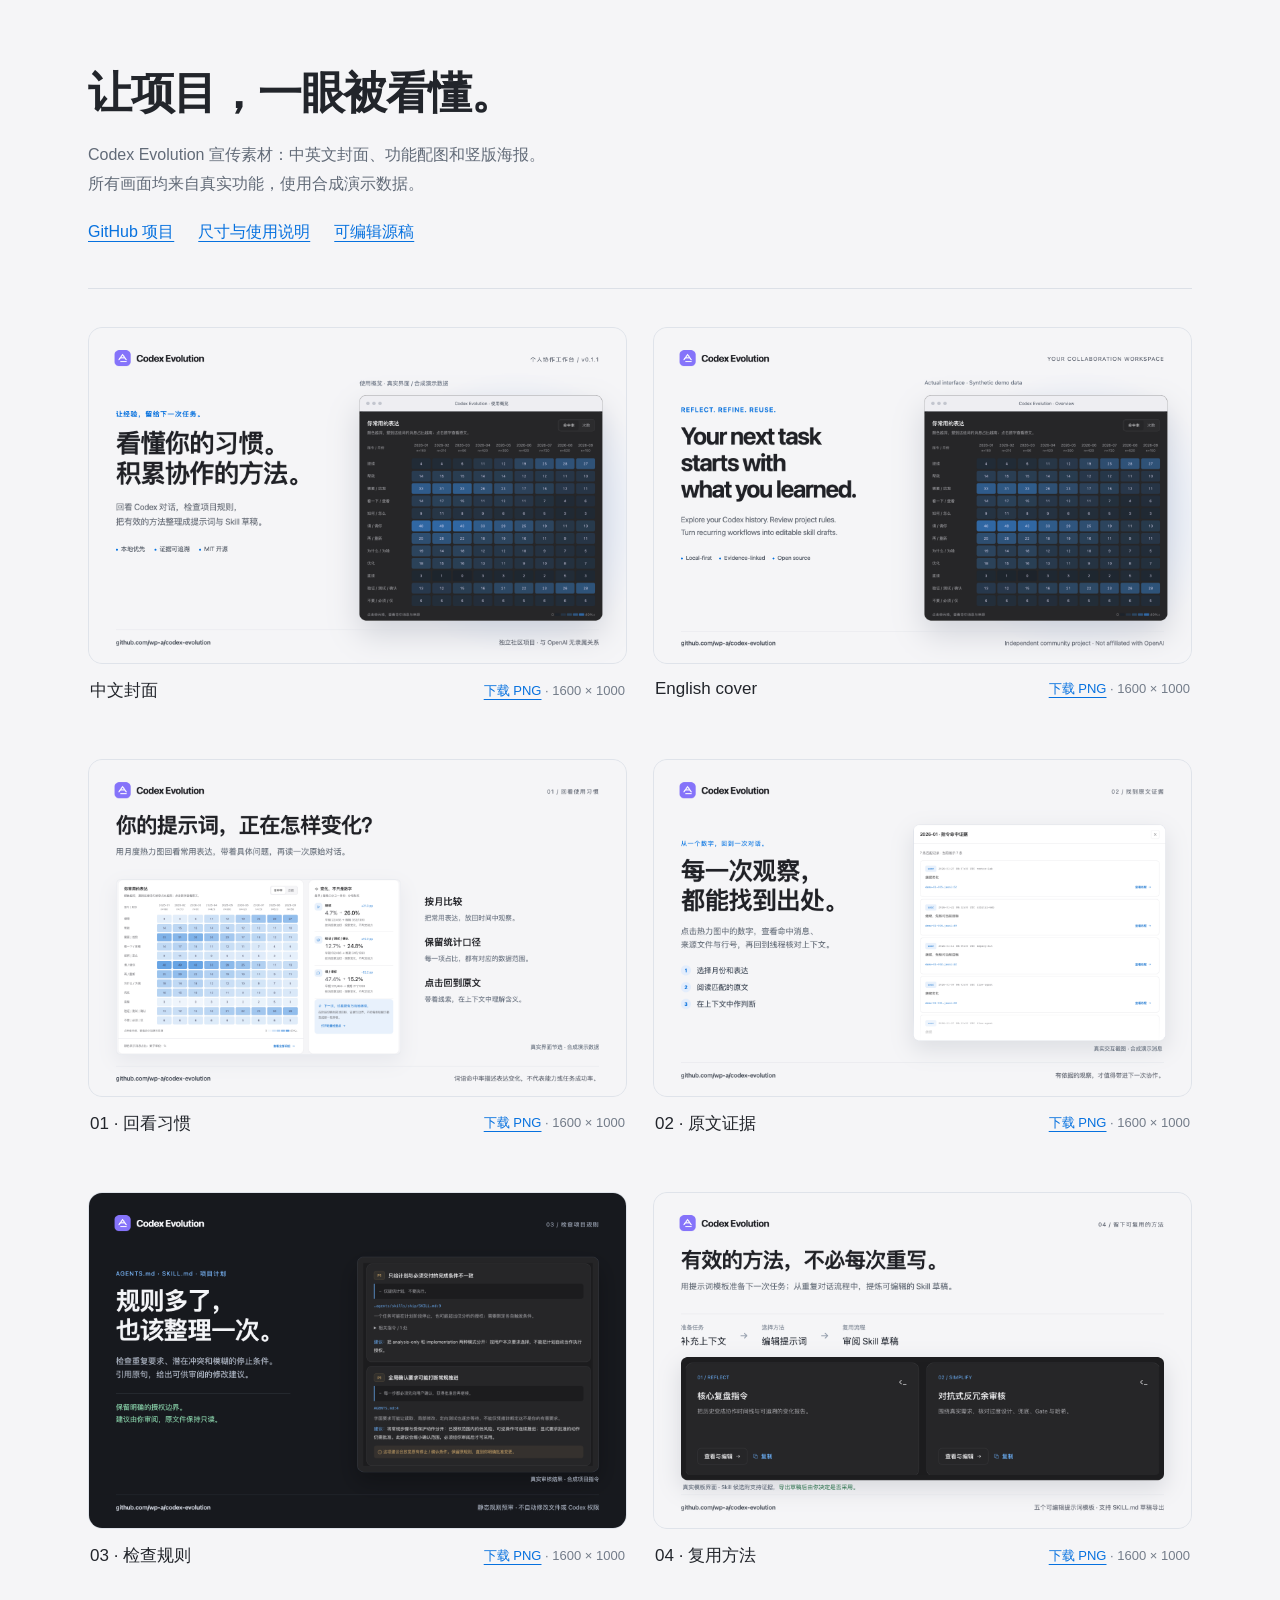
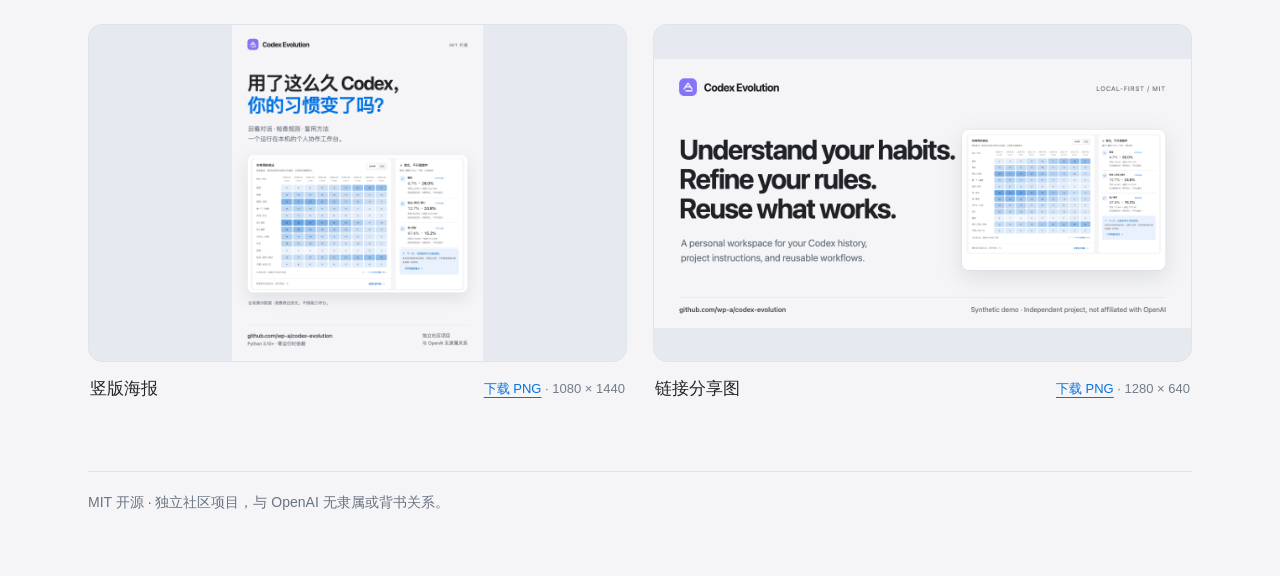
<file: docs/marketing/index.html>
<!doctype html>
<html lang="zh-CN">
<head><meta charset="utf-8"><meta name="viewport" content="width=device-width, initial-scale=1"><title>Codex Evolution · 宣传素材</title>
<style>
*{box-sizing:border-box}body{margin:0;background:#f5f5f7;color:#22252b;font-family:-apple-system,BlinkMacSystemFont,"PingFang SC",sans-serif}main{max-width:1160px;padding:64px 28px;margin:auto}header{padding-bottom:45px;border-bottom:1px solid #dce0e7;margin-bottom:38px}h1{font-size:44px;letter-spacing:-1.5px;margin:0 0 18px}p{color:#626b78;line-height:1.8;margin:12px 0}a{color:#0671df;text-underline-offset:4px}nav{display:flex;gap:24px;flex-wrap:wrap;margin-top:23px}.gallery{display:grid;grid-template-columns:1fr 1fr;gap:42px 26px}figure{margin:0}figure>a{display:block;background:#e6e9ef;border-radius:14px;overflow:hidden;border:1px solid #dfe3ea}img{display:block;width:100%;aspect-ratio:1.6;object-fit:contain}figcaption{padding:15px 2px;font-size:17px;display:flex;justify-content:space-between;align-items:center}figcaption small{color:#737c89;font-size:13px}footer{margin-top:56px;border-top:1px solid #dce0e7;padding-top:22px;font-size:14px;color:#697380}@media(max-width:720px){main{padding:36px 20px}.gallery{grid-template-columns:1fr}h1{font-size:34px}}
</style></head>
<body><main><header><h1>让项目，一眼被看懂。</h1><p>Codex Evolution 宣传素材：中英文封面、功能配图和竖版海报。<br>所有画面均来自真实功能，使用合成演示数据。</p><nav><a href="https://github.com/wp-a/codex-evolution">GitHub 项目</a><a href="README.md">尺寸与使用说明</a><a href="source.html">可编辑源稿</a></nav></header>
<div class="gallery">
<figure><a href="cover-zh.png"><img src="cover-zh.png" alt="中文项目封面"></a><figcaption>中文封面 <small><a href="cover-zh.png" download>下载 PNG</a> · 1600 × 1000</small></figcaption></figure>
<figure><a href="cover-en.png"><img src="cover-en.png" alt="English project cover"></a><figcaption>English cover <small><a href="cover-en.png" download>下载 PNG</a> · 1600 × 1000</small></figcaption></figure>
<figure><a href="feature-overview.png"><img src="feature-overview.png" alt="按月回看使用习惯"></a><figcaption>01 · 回看习惯 <small><a href="feature-overview.png" download>下载 PNG</a> · 1600 × 1000</small></figcaption></figure>
<figure><a href="feature-evidence.png"><img src="feature-evidence.png" alt="找到原文证据"></a><figcaption>02 · 原文证据 <small><a href="feature-evidence.png" download>下载 PNG</a> · 1600 × 1000</small></figcaption></figure>
<figure><a href="feature-rules.png"><img src="feature-rules.png" alt="项目规则审查"></a><figcaption>03 · 检查规则 <small><a href="feature-rules.png" download>下载 PNG</a> · 1600 × 1000</small></figcaption></figure>
<figure><a href="feature-workflows.png"><img src="feature-workflows.png" alt="复用提示词和方法"></a><figcaption>04 · 复用方法 <small><a href="feature-workflows.png" download>下载 PNG</a> · 1600 × 1000</small></figcaption></figure>
<figure><a href="poster-zh.png"><img src="poster-zh.png" alt="竖版中文分享海报"></a><figcaption>竖版海报 <small><a href="poster-zh.png" download>下载 PNG</a> · 1080 × 1440</small></figcaption></figure>
<figure><a href="social-preview.png"><img src="social-preview.png" alt="链接分享预览图"></a><figcaption>链接分享图 <small><a href="social-preview.png" download>下载 PNG</a> · 1280 × 640</small></figcaption></figure>
</div><footer>MIT 开源 · 独立社区项目，与 OpenAI 无隶属或背书关系。</footer></main></body></html>
</file>
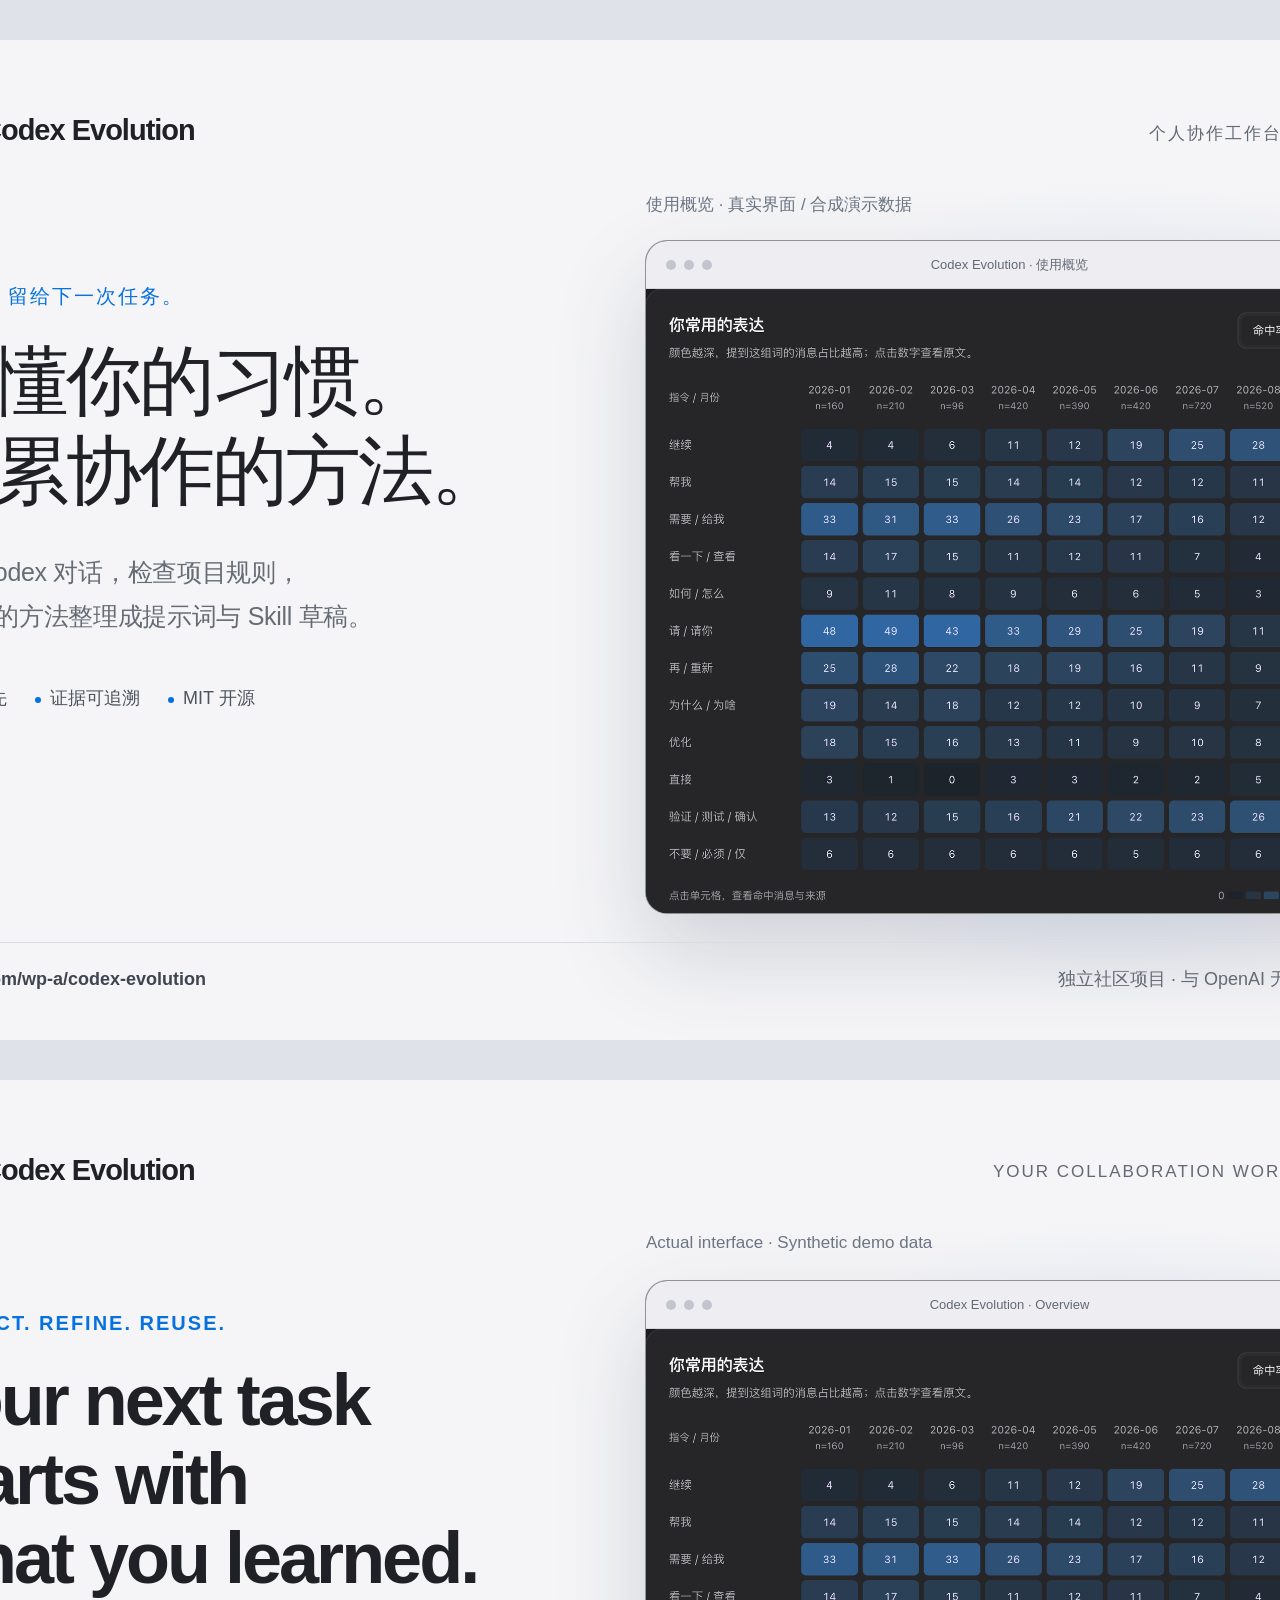
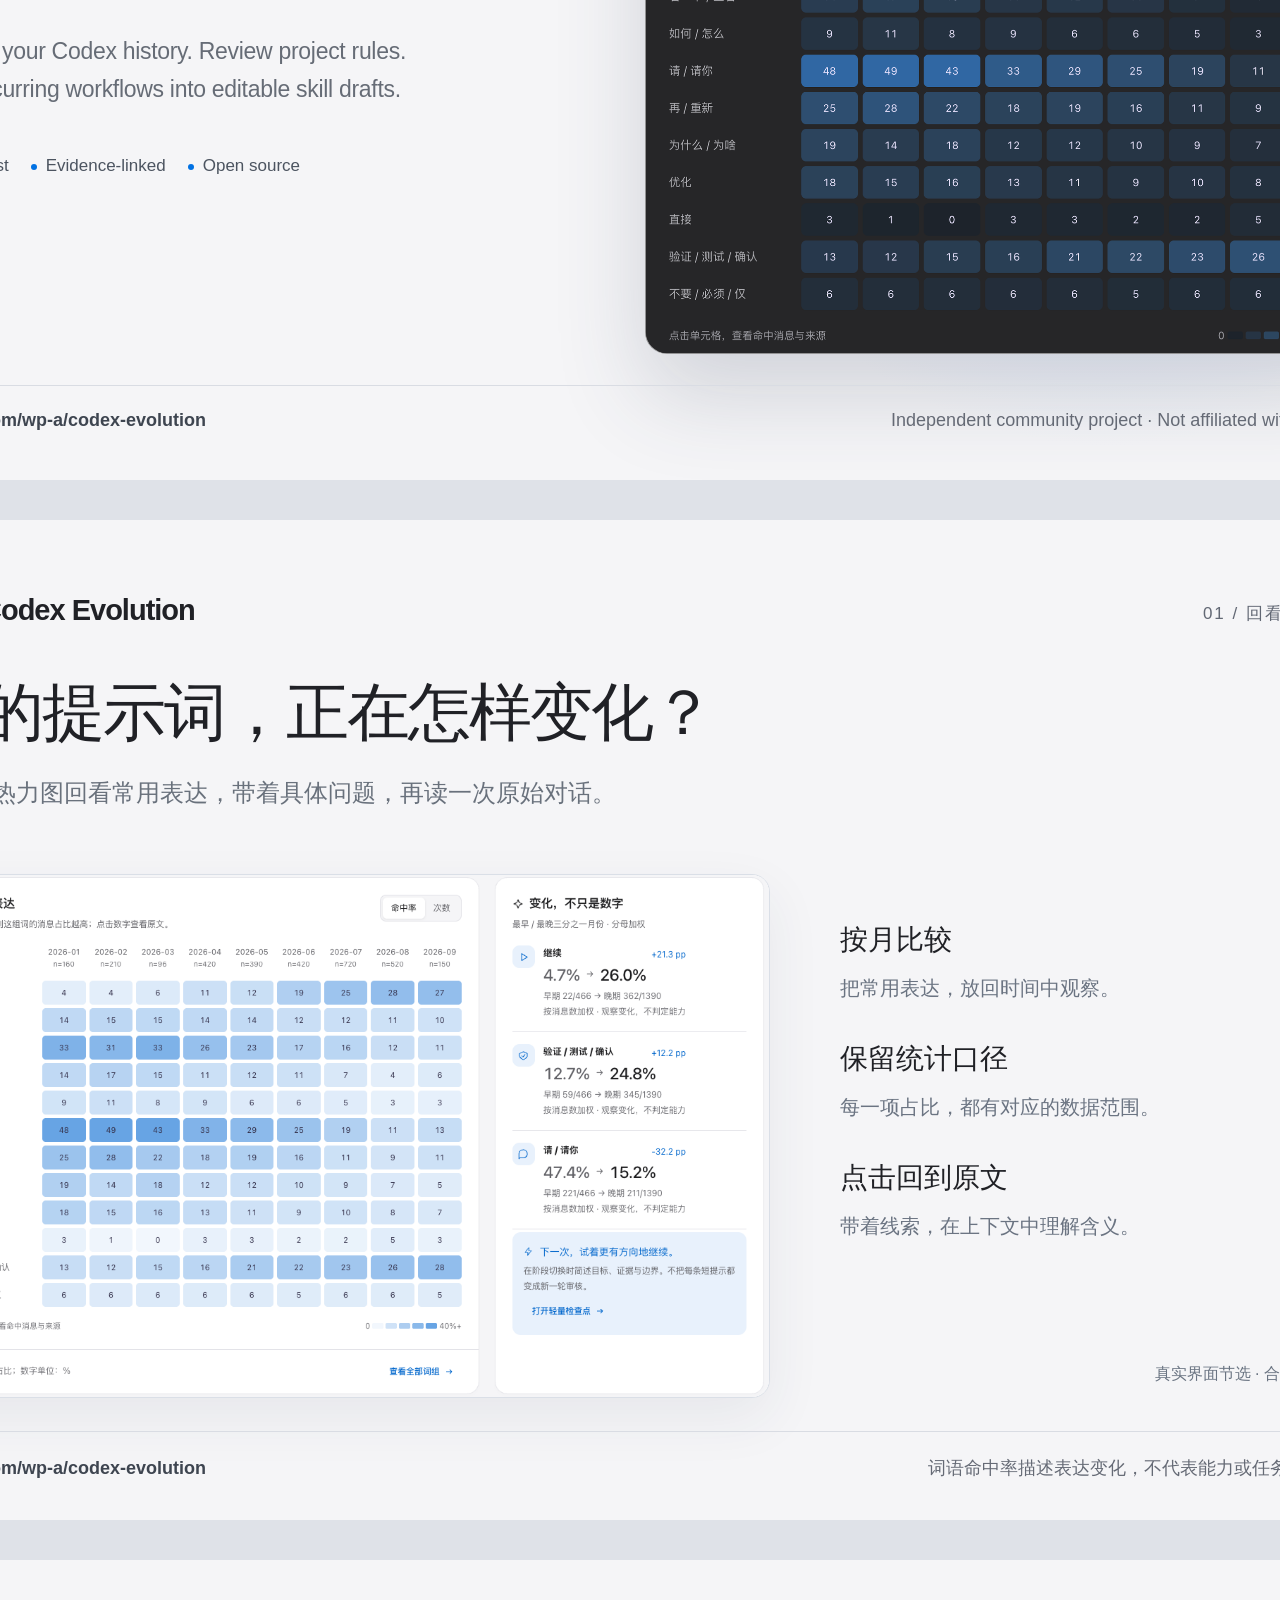
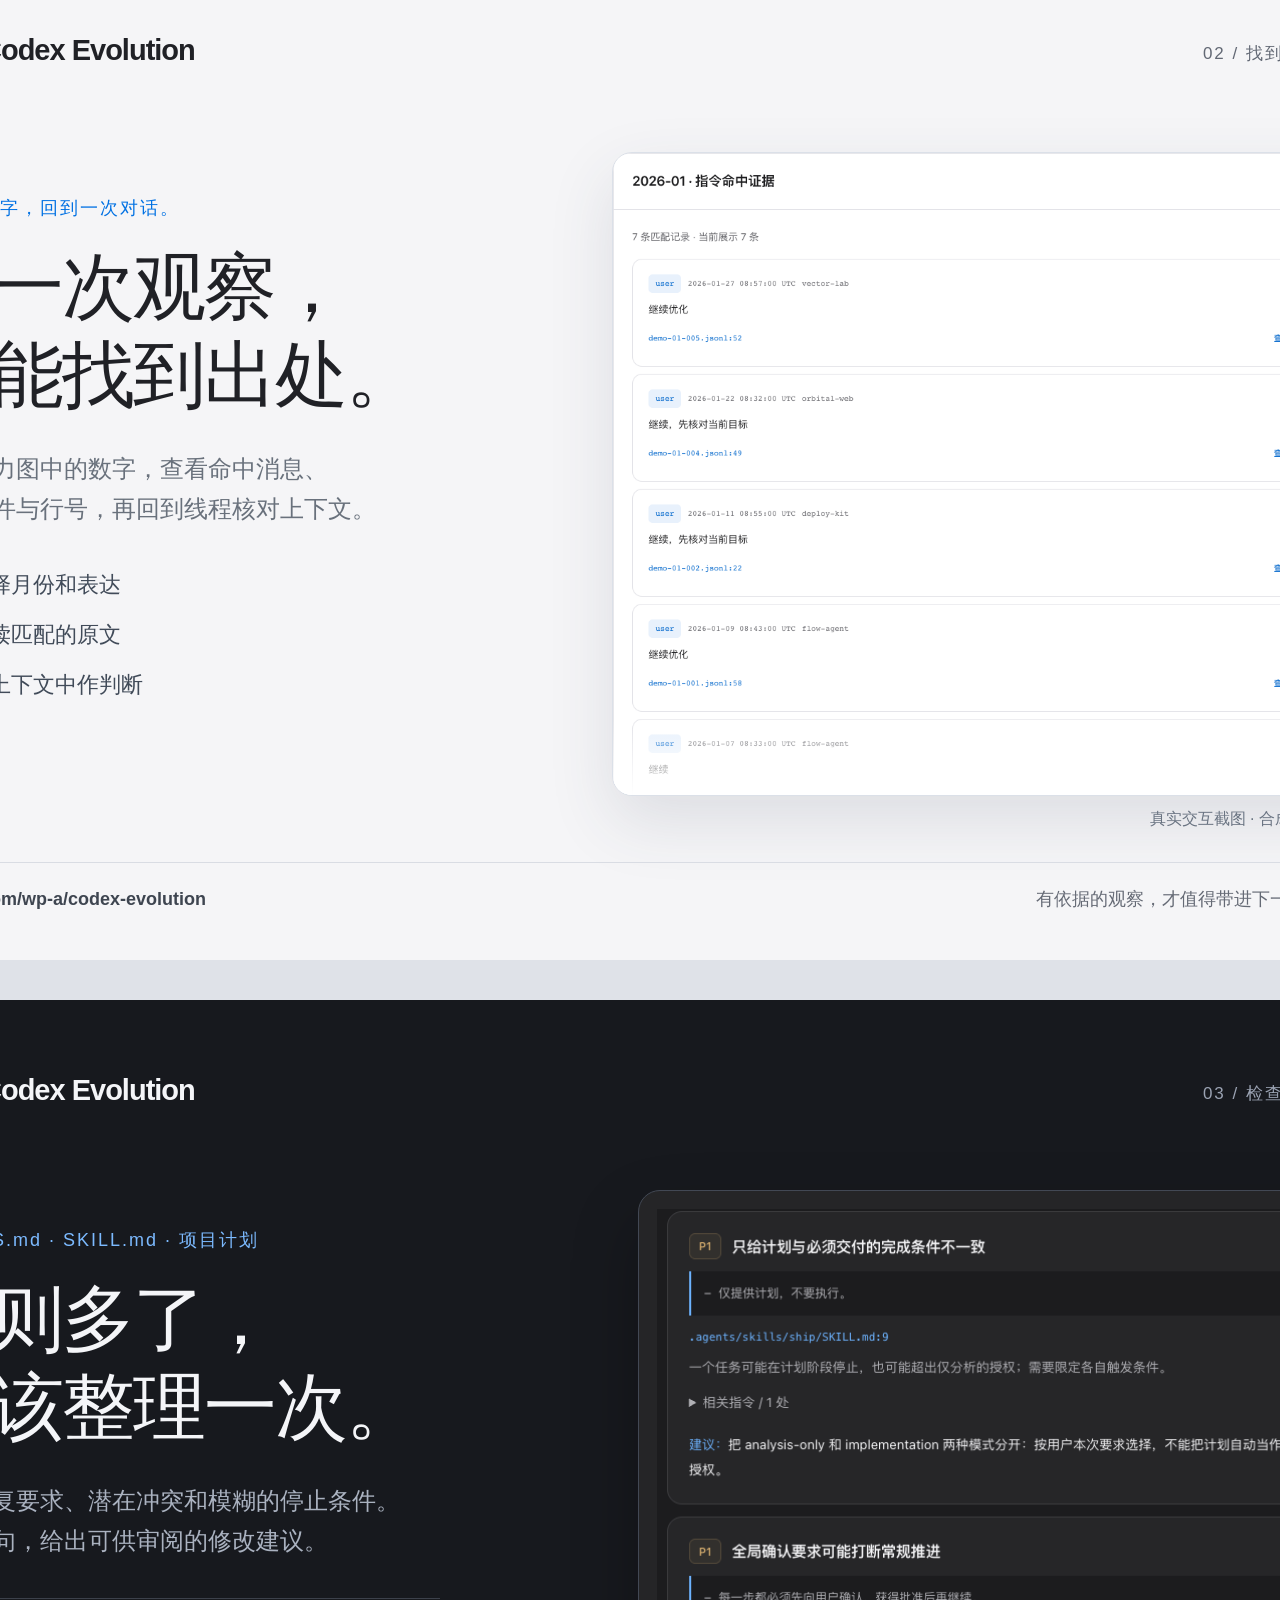
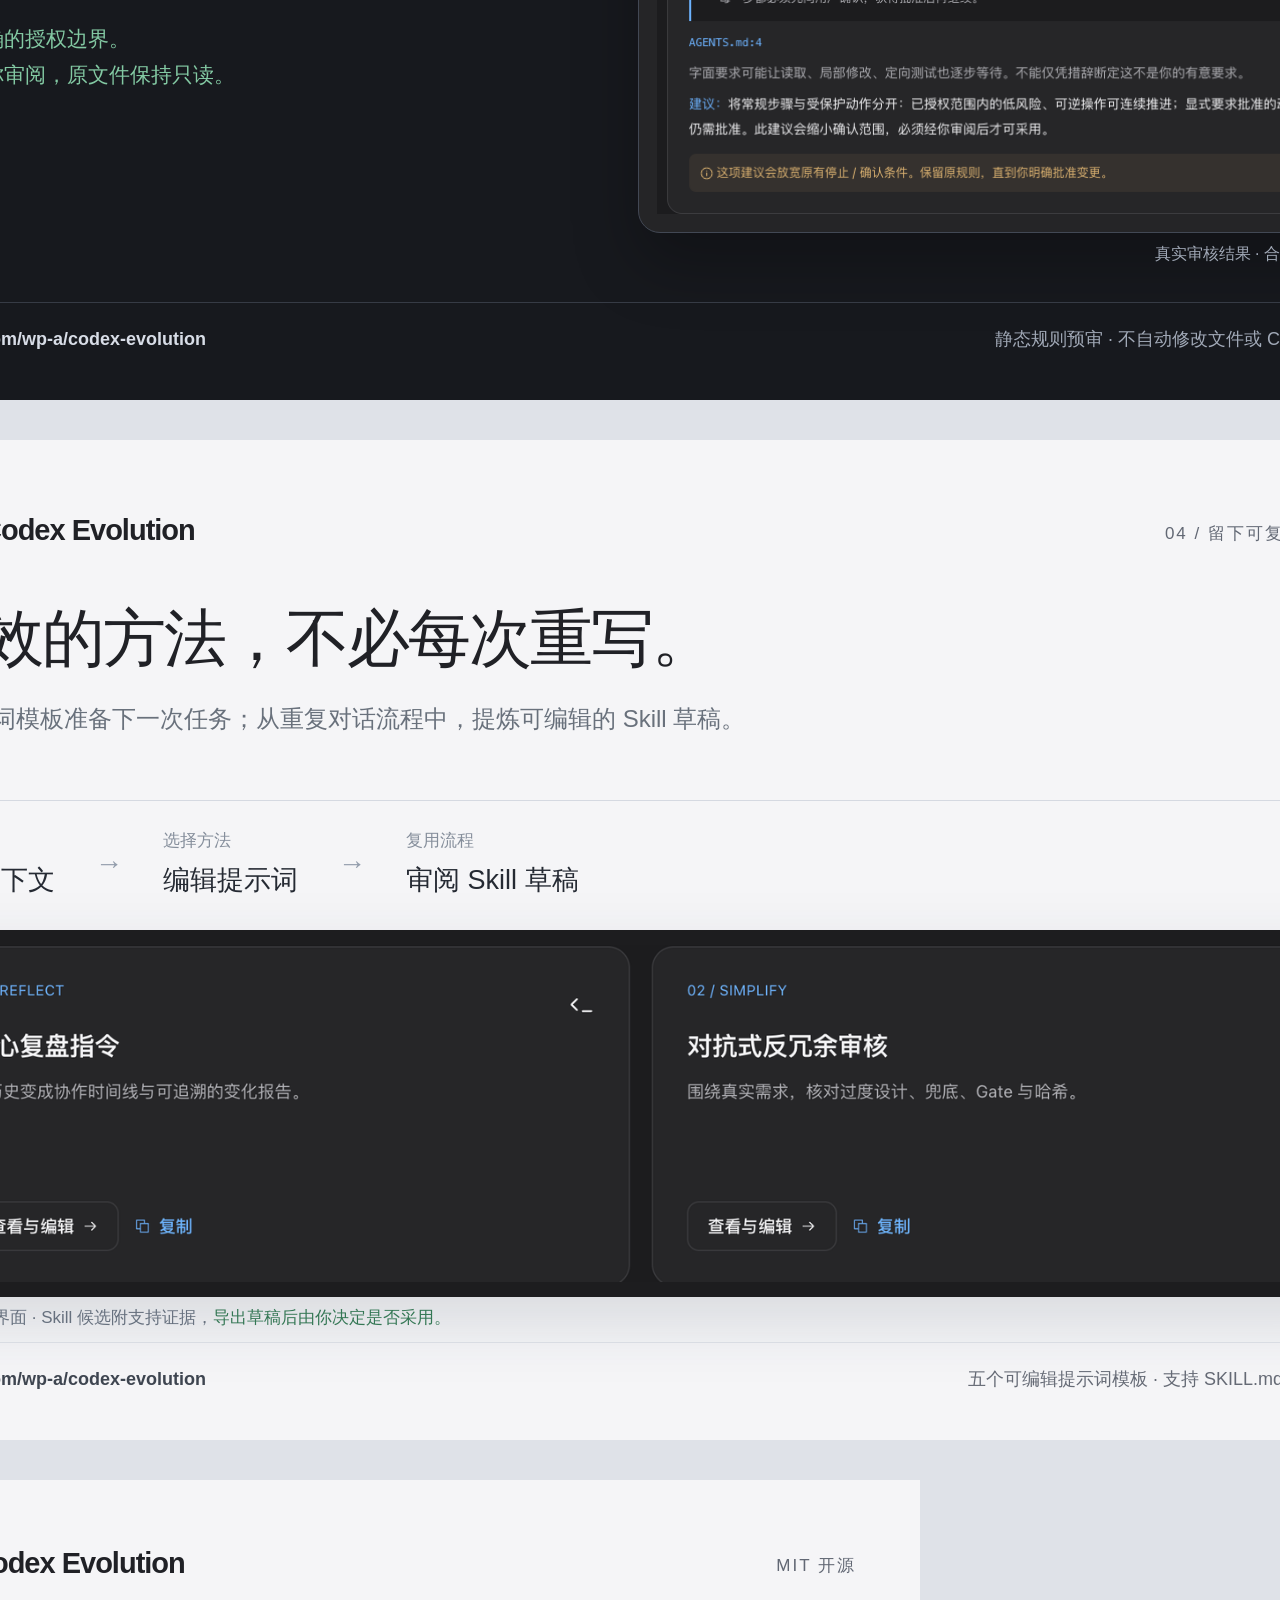
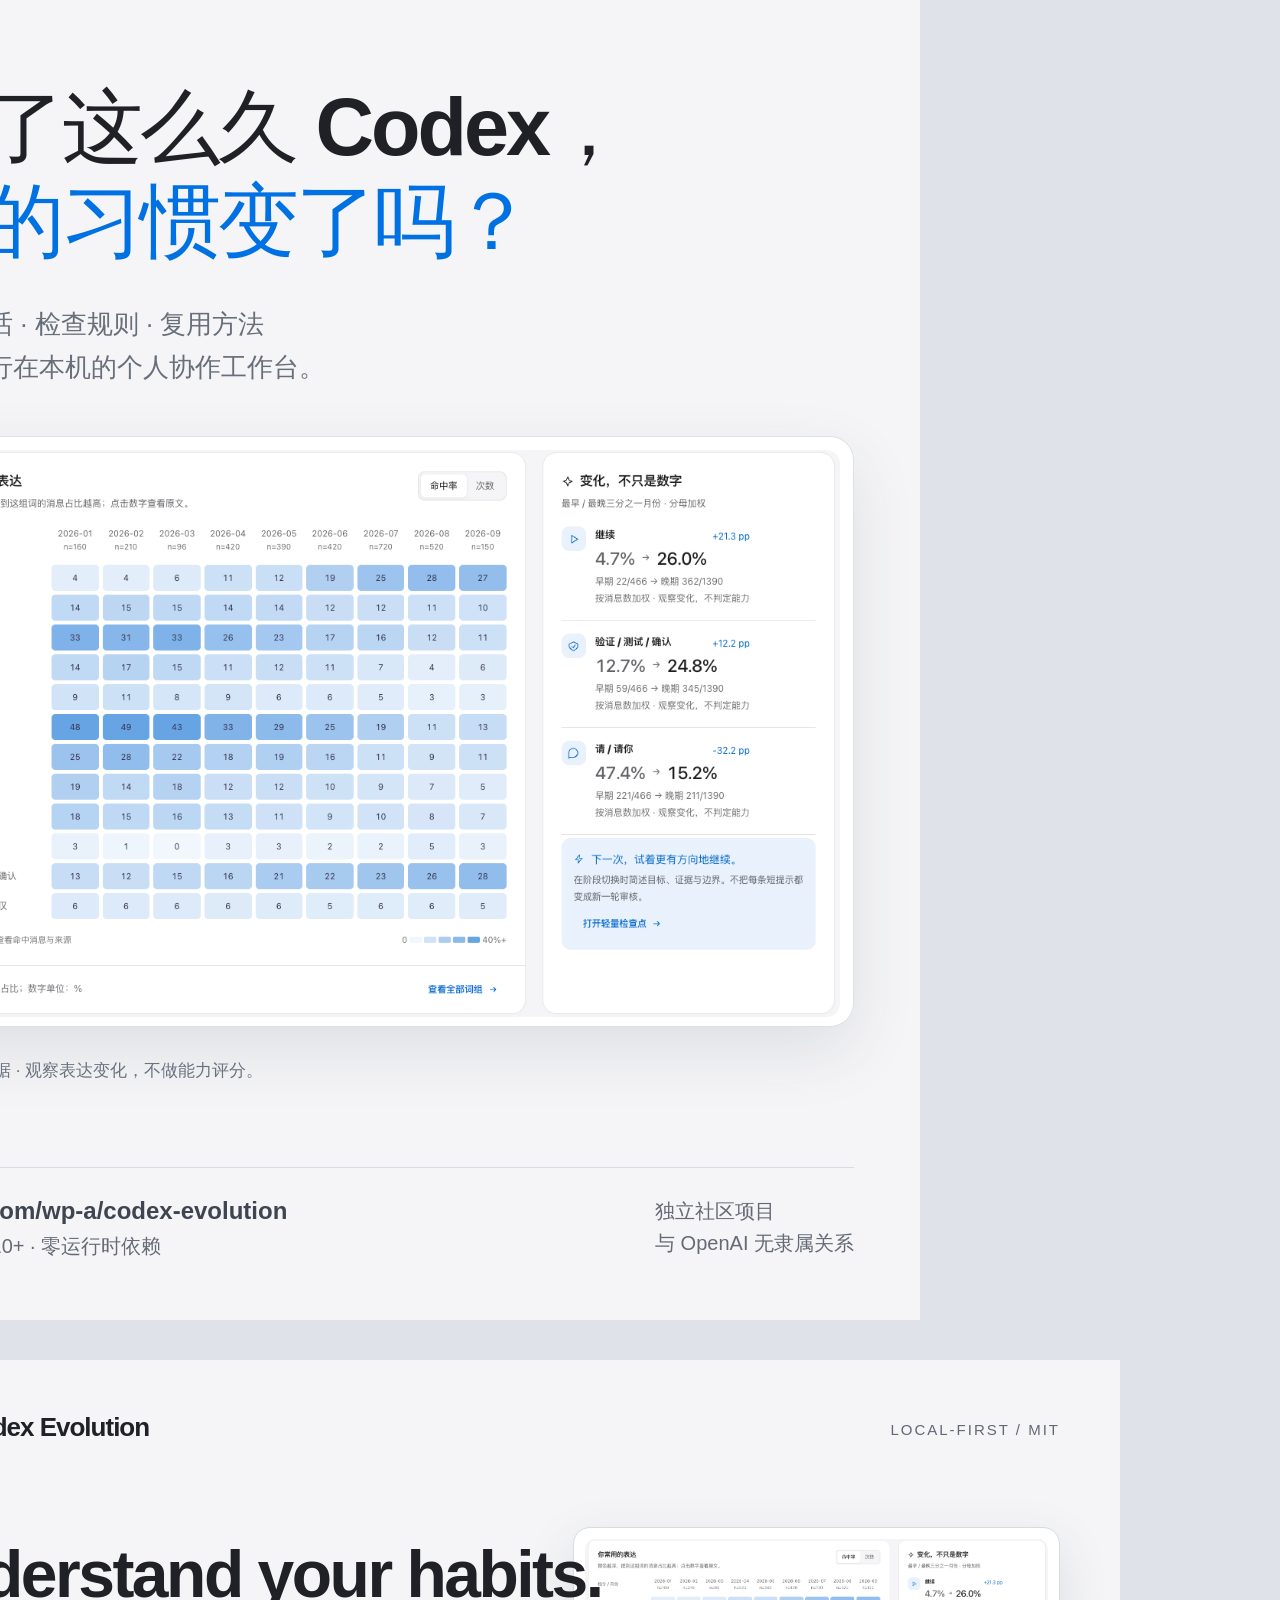
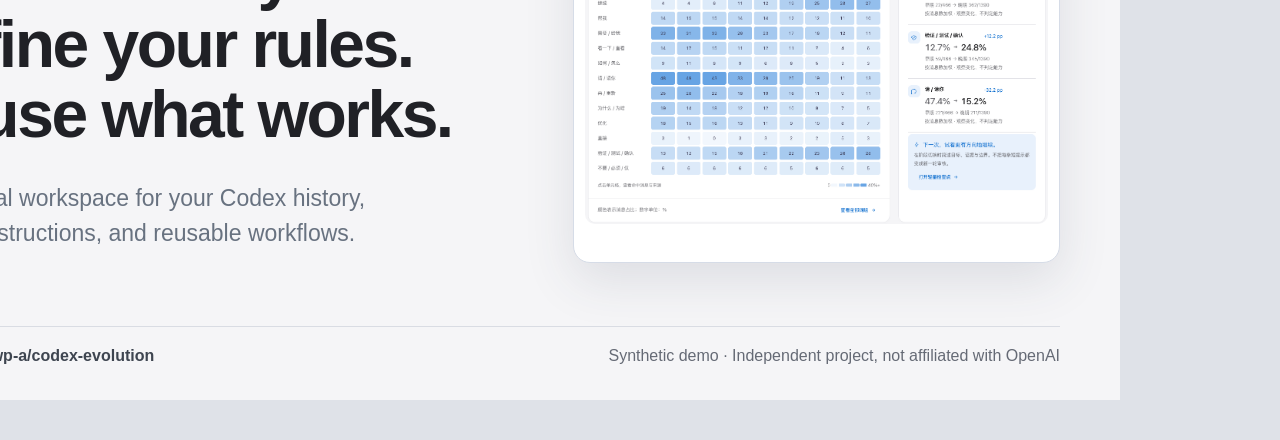
<file: docs/marketing/source.html>
<!doctype html>
<html lang="zh-CN">
<head>
<meta charset="utf-8">
<meta name="viewport" content="width=device-width, initial-scale=1">
<title>Codex Evolution · 宣传图源稿</title>
<style>
:root{font-family:-apple-system,BlinkMacSystemFont,"SF Pro Display","PingFang SC","Helvetica Neue",sans-serif;color:#202126;background:#dfe2e8;font-synthesis:none}
*{box-sizing:border-box}body{margin:0;padding:40px;display:grid;gap:40px;justify-content:center}h1,h2,p{margin:0}img{display:block}a{color:inherit}article{position:relative;width:1600px;height:1000px;overflow:hidden;background:#f5f5f7;isolation:isolate}.brand{position:absolute;top:66px;left:76px;display:flex;gap:17px;align-items:center;font-size:29px;font-weight:650;letter-spacing:-1px}.brand img{width:48px;height:48px}.edition{position:absolute;top:82px;right:80px;font-size:17px;color:#626874;letter-spacing:2px}.footer{position:absolute;bottom:49px;left:80px;right:80px;border-top:1px solid #d9dce3;padding-top:24px;display:flex;align-items:center;justify-content:space-between;font-size:18px;color:#656a75;z-index:5}.footer strong{font-weight:550;color:#3e4550}.eyebrow{font-size:20px;letter-spacing:2px;font-weight:600;color:#0671df}.copy h1{font-size:76px;line-height:1.19;letter-spacing:-3px;font-weight:660}.copy p{font-size:26px;line-height:1.75;color:#666c76;letter-spacing:-.3px}.cover .copy{position:absolute;left:80px;top:243px;width:690px}.cover .copy h1{margin:26px 0 34px}.cover .copy p{font-size:25px}.traits{display:flex;gap:28px;margin-top:48px;font-size:18px;color:#4c5460}.traits span:before{content:"";width:6px;height:6px;background:#0071e3;display:inline-block;vertical-align:middle;border-radius:50%;margin-right:9px}.cover .screen{position:absolute;left:805px;top:200px;width:725px;border-radius:22px;box-shadow:0 40px 90px #35405b30;overflow:hidden;border:1px solid #ffffff80;background:#252527}.screen img{width:100%;height:auto}.windowbar{height:48px;display:flex;gap:8px;align-items:center;padding:0 20px;background:#eeeeF2;border-bottom:1px solid #d5d7de}.windowbar i{display:block;width:10px;height:10px;border-radius:50%;background:#c2c5ce}.windowbar span{flex:1;text-align:center;font-size:13px;color:#626975;padding-right:50px}.cover:before{content:"";position:absolute;z-index:-1;width:840px;height:840px;right:-90px;top:130px;background:radial-gradient(ellipse,#dce9ff 0,#e7edf8 40%,transparent 70%)}.cover .screen-label{position:absolute;top:153px;left:806px;font-size:17px;color:#6d7685}.cover-en .copy h1{font-size:72px;line-height:1.1;letter-spacing:-3px}.cover-en .copy{top:232px}.cover-en .copy p{font-size:23px;line-height:1.65;width:600px}.cover-en .traits{gap:22px;font-size:17px}.feature .heading{position:absolute;left:80px;top:158px}.feature h1{font-size:63px;line-height:1.22;letter-spacing:-2px;font-weight:650}.feature .heading p{font-size:24px;line-height:1.65;color:#69717c;margin-top:22px}.section-no{color:#0071e3;font-size:18px;letter-spacing:2px;margin-bottom:23px}.proof-label{position:absolute;right:80px;bottom:135px;color:#6a7482;font-size:16px}.feature-overview .heading{top:154px}.feature-overview .heading p{width:900px}.feature-overview .wide-screen{position:absolute;left:80px;top:371px;width:1440px;height:472px;border-radius:18px;overflow:hidden;box-shadow:0 20px 55px #27385c12;border:1px solid #dadfe7;background:#fff}.feature-overview .wide-screen img{width:1440px;position:absolute;top:-60px}.feature-overview .wide-screen:after{content:"";position:absolute;inset:0;border:16px solid #fff;border-radius:18px;pointer-events:none}.feature-overview .footer{bottom:40px}.side .heading{top:236px;width:610px}.side .heading h1{font-size:73px;line-height:1.2}.side .heading p{width:570px;margin-top:31px}.steps{margin-top:42px;display:grid;gap:20px;font-size:22px;color:#414b59}.steps span{display:flex;align-items:center;gap:17px}.steps b{display:inline-grid;place-items:center;width:30px;height:30px;border-radius:50%;font-size:15px;background:#e3edfc;color:#0671df}.feature-evidence .evidence-frame{position:absolute;left:772px;top:192px;width:752px;height:644px;overflow:hidden;border:1px solid #dbe0e8;border-radius:20px;box-shadow:0 25px 65px #36435820;background:white}.evidence-frame img{width:752px}.feature-evidence .evidence-frame:after{content:"";position:absolute;left:0;right:0;bottom:0;height:75px;background:linear-gradient(transparent,#fff)}.feature-evidence .proof-label{right:85px;bottom:130px}.dark{background:#17191e;color:#f4f5f8}.dark .edition{color:#9ba3b3}.dark .footer{border-color:#363b45;color:#a1a9b7}.dark .footer strong{color:#d8dde7}.dark .eyebrow,.dark .section-no{color:#7cbaff}.dark .heading p{color:#aab2c0}.feature-rules .heading{top:228px}.feature-rules .rules-frame{position:absolute;left:774px;top:211px;width:746px;border:1px solid #424854;border-radius:22px;background:#252527;padding:21px;box-shadow:0 30px 65px #0004}.rules-frame img{width:100%}.rule-note{margin-top:38px;border-top:1px solid #3c414b;padding-top:22px;width:520px;font-size:21px;color:#83c9a3;line-height:1.7}.dark .proof-label{color:#a1a9b7}.feature-workflows .heading{top:160px}.feature-workflows .heading p{max-width:1070px}.workflow-path{position:absolute;top:360px;left:80px;right:80px;display:flex;align-items:center;gap:40px;border-top:1px solid #d5d9e1;padding-top:28px;color:#252a33;font-size:27px}.workflow-path small{font-size:17px;color:#858e9b;display:block;margin-bottom:10px}.workflow-path .arrow{color:#939dac;font-size:28px}.template-frame{position:absolute;left:80px;right:80px;top:490px;padding:15px;background:#1d1d1f;border-radius:20px;box-shadow:0 24px 65px #2b354a25}.template-frame img{width:100%;border-radius:12px}.workflow-caption{position:absolute;left:85px;top:866px;font-size:17px;color:#66707e}.workflow-caption em{font-style:normal;color:#347754}.poster{width:1080px;height:1440px;background:#f5f5f7}.poster .brand{left:66px;top:59px}.poster .edition{right:64px;top:74px}.poster .headline{position:absolute;left:66px;top:201px;font-size:81px;line-height:1.16;letter-spacing:-3px;font-weight:650}.poster .headline span{color:#0071e3}.poster .sub{position:absolute;top:423px;left:69px;font-size:26px;line-height:1.65;color:#686f7a}.poster .poster-screen{position:absolute;left:66px;right:66px;top:556px;border:1px solid #dce1e9;background:#fff;padding:13px;border-radius:24px;height:591px;overflow:hidden;box-shadow:0 24px 65px #2b354a1c}.poster-screen img{width:100%;border-radius:14px}.poster .poster-caption{position:absolute;top:1179px;left:69px;color:#69727f;font-size:17px}.poster .footer{left:66px;right:66px;bottom:58px;font-size:20px;line-height:1.6}.poster .footer strong{font-size:24px}.social{width:1280px;height:640px}.social .brand{top:46px;left:60px;font-size:26px}.social .brand img{width:42px;height:42px}.social .edition{top:61px;right:60px;font-size:15px}.social h1{position:absolute;left:60px;top:180px;font-size:66px;line-height:1.06;font-weight:660;letter-spacing:-2.5px;z-index:3}.social p{position:absolute;left:64px;top:421px;color:#687280;font-size:23px;line-height:1.5}.social .social-screen{position:absolute;left:733px;top:167px;width:487px;height:336px;border:1px solid #d6dce7;border-radius:17px;overflow:hidden;box-shadow:0 17px 50px #35405b20;background:#fff;padding:11px}.social-screen img{width:100%;border-radius:10px}.social .footer{bottom:35px;left:60px;right:60px;padding-top:20px;font-size:16px}.rendering{padding:0;background:transparent;display:block}.rendering article{display:none}.rendering article.selected{display:block}
</style>
</head>
<body>
<article id="cover-zh" class="cover" data-artboard>
  <div class="brand"><img src="../../codex_evolution/web/logo.svg" alt="">Codex Evolution</div><div class="edition">个人协作工作台 / v0.1.1</div>
  <div class="copy"><div class="eyebrow">让经验，留给下一次任务。</div><h1>看懂你的习惯。<br>积累协作的方法。</h1><p>回看 Codex 对话，检查项目规则，<br>把有效的方法整理成提示词与 Skill 草稿。</p><div class="traits"><span>本地优先</span><span>证据可追溯</span><span>MIT 开源</span></div></div>
  <div class="screen-label">使用概览 · 真实界面 / 合成演示数据</div><div class="screen"><div class="windowbar"><i></i><i></i><i></i><span>Codex Evolution · 使用概览</span></div><img src="screens/overview-dark.png" alt="合成演示数据的月度词语热力图"></div>
  <div class="footer"><strong>github.com/wp-a/codex-evolution</strong><span>独立社区项目 · 与 OpenAI 无隶属关系</span></div>
</article>
<article id="cover-en" class="cover cover-en" lang="en" data-artboard>
  <div class="brand"><img src="../../codex_evolution/web/logo.svg" alt="">Codex Evolution</div><div class="edition">YOUR COLLABORATION WORKSPACE</div>
  <div class="copy"><div class="eyebrow">REFLECT. REFINE. REUSE.</div><h1>Your next task<br>starts with<br>what you learned.</h1><p>Explore your Codex history. Review project rules.<br>Turn recurring workflows into editable skill drafts.</p><div class="traits"><span>Local-first</span><span>Evidence-linked</span><span>Open source</span></div></div>
  <div class="screen-label">Actual interface · Synthetic demo data</div><div class="screen"><div class="windowbar"><i></i><i></i><i></i><span>Codex Evolution · Overview</span></div><img src="screens/overview-dark.png" alt="Monthly phrase heatmap in the Chinese interface, synthetic demo data"></div>
  <div class="footer"><strong>github.com/wp-a/codex-evolution</strong><span>Independent community project · Not affiliated with OpenAI</span></div>
</article>
<article id="feature-overview" class="feature feature-overview" data-artboard>
  <div class="brand"><img src="../../codex_evolution/web/logo.svg" alt="">Codex Evolution</div><div class="edition">01 / 回看使用习惯</div>
  <div class="heading"><h1>你的提示词，正在怎样变化？</h1><p>用月度热力图回看常用表达，带着具体问题，再读一次原始对话。</p></div>
  <div class="wide-screen"><img src="screens/overview-light.png" alt="月度词语热力图和阶段变化，合成演示数据"></div>
  <div class="overview-notes"><div><strong>按月比较</strong><p>把常用表达，放回时间中观察。</p></div><div><strong>保留统计口径</strong><p>每一项占比，都有对应的数据范围。</p></div><div><strong>点击回到原文</strong><p>带着线索，在上下文中理解含义。</p></div></div>
  <div class="proof-label">真实界面节选 · 合成演示数据</div>
  <div class="footer"><strong>github.com/wp-a/codex-evolution</strong><span>词语命中率描述表达变化，不代表能力或任务成功率。</span></div>
</article>
<article id="feature-evidence" class="feature side feature-evidence" data-artboard>
  <div class="brand"><img src="../../codex_evolution/web/logo.svg" alt="">Codex Evolution</div><div class="edition">02 / 找到原文证据</div>
  <div class="heading"><div class="section-no">从一个数字，回到一次对话。</div><h1>每一次观察，<br>都能找到出处。</h1><p>点击热力图中的数字，查看命中消息、<br>来源文件与行号，再回到线程核对上下文。</p><div class="steps"><span><b>1</b>选择月份和表达</span><span><b>2</b>阅读匹配的原文</span><span><b>3</b>在上下文中作判断</span></div></div>
  <div class="evidence-frame"><img src="screens/evidence.png" alt="实际点击热力图后的证据弹窗，消息与来源均为合成演示"></div><div class="proof-label">真实交互截图 · 合成演示消息</div>
  <div class="footer"><strong>github.com/wp-a/codex-evolution</strong><span>有依据的观察，才值得带进下一次协作。</span></div>
</article>
<article id="feature-rules" class="feature side dark feature-rules" data-artboard>
  <div class="brand"><img src="../../codex_evolution/web/logo.svg" alt="">Codex Evolution</div><div class="edition">03 / 检查项目规则</div>
  <div class="heading"><div class="section-no">AGENTS.md · SKILL.md · 项目计划</div><h1>规则多了，<br>也该整理一次。</h1><p>检查重复要求、潜在冲突和模糊的停止条件。<br>引用原句，给出可供审阅的修改建议。</p><div class="rule-note">保留明确的授权边界。<br>建议由你审阅，原文件保持只读。</div></div>
  <div class="rules-frame"><img src="screens/audit-findings.png" alt="两个真实规则审查结果，使用合成项目指令"></div><div class="proof-label">真实审核结果 · 合成项目指令</div>
  <div class="footer"><strong>github.com/wp-a/codex-evolution</strong><span>静态规则预审 · 不自动修改文件或 Codex 权限</span></div>
</article>
<article id="feature-workflows" class="feature feature-workflows" data-artboard>
  <div class="brand"><img src="../../codex_evolution/web/logo.svg" alt="">Codex Evolution</div><div class="edition">04 / 留下可复用的方法</div>
  <div class="heading"><h1>有效的方法，不必每次重写。</h1><p>用提示词模板准备下一次任务；从重复对话流程中，提炼可编辑的 Skill 草稿。</p></div>
  <div class="workflow-path"><div><small>准备任务</small>补充上下文</div><span class="arrow">→</span><div><small>选择方法</small>编辑提示词</div><span class="arrow">→</span><div><small>复用流程</small>审阅 Skill 草稿</div></div>
  <div class="template-frame"><img src="screens/prompt-templates.png" alt="核心复盘与反冗余审核提示词模板的真实界面"></div><div class="workflow-caption">真实模板界面 · Skill 候选附支持证据，<em>导出草稿后由你决定是否采用。</em></div>
  <div class="footer"><strong>github.com/wp-a/codex-evolution</strong><span>五个可编辑提示词模板 · 支持 SKILL.md 草稿导出</span></div>
</article>
<article id="poster-zh" class="poster" data-artboard>
  <div class="brand"><img src="../../codex_evolution/web/logo.svg" alt="">Codex Evolution</div><div class="edition">MIT 开源</div>
  <h1 class="headline">用了这么久 Codex，<br><span>你的习惯变了吗？</span></h1><p class="sub">回看对话 · 检查规则 · 复用方法<br>一个运行在本机的个人协作工作台。</p>
  <div class="poster-screen"><img src="screens/overview-light.png" alt="月度词语热力图真实界面节选，合成演示"></div><div class="poster-caption">合成演示数据 · 观察表达变化，不做能力评分。</div>
  <div class="footer"><div><strong>github.com/wp-a/codex-evolution</strong><br>Python 3.10+ · 零运行时依赖</div><span>独立社区项目<br>与 OpenAI 无隶属关系</span></div>
</article>
<article id="social-preview" class="social" lang="en" data-artboard>
  <div class="brand"><img src="../../codex_evolution/web/logo.svg" alt="">Codex Evolution</div><div class="edition">LOCAL-FIRST / MIT</div>
  <h1>Understand your habits.<br>Refine your rules.<br>Reuse what works.</h1><p>A personal workspace for your Codex history,<br>project instructions, and reusable workflows.</p>
  <div class="social-screen"><img src="screens/overview-light.png" alt="Actual product interface using synthetic demo data"></div>
  <div class="footer"><strong>github.com/wp-a/codex-evolution</strong><span>Synthetic demo · Independent project, not affiliated with OpenAI</span></div>
</article>
<style>
.feature-overview .wide-screen{top:354px;width:850px;height:524px;box-shadow:0 20px 55px #27385c12}
.feature-overview .wide-screen img{position:static;width:100%}
.feature-overview .wide-screen:after{display:none}
.overview-notes{position:absolute;left:1000px;top:401px;width:480px;display:grid;gap:36px}
.overview-notes strong{font-size:28px;font-weight:580}
.overview-notes p{font-size:20px;color:#6b7482;line-height:1.6;margin-top:13px}
.feature-rules .rules-frame{left:798px;top:190px;width:722px;padding:18px}
</style>
<script>
const selection = new URLSearchParams(location.search).get('render');
if (selection) { const board = document.getElementById(selection); if (board?.matches('[data-artboard]')) { document.body.classList.add('rendering'); board.classList.add('selected'); } }
</script>
</body>
</html>
</file>
